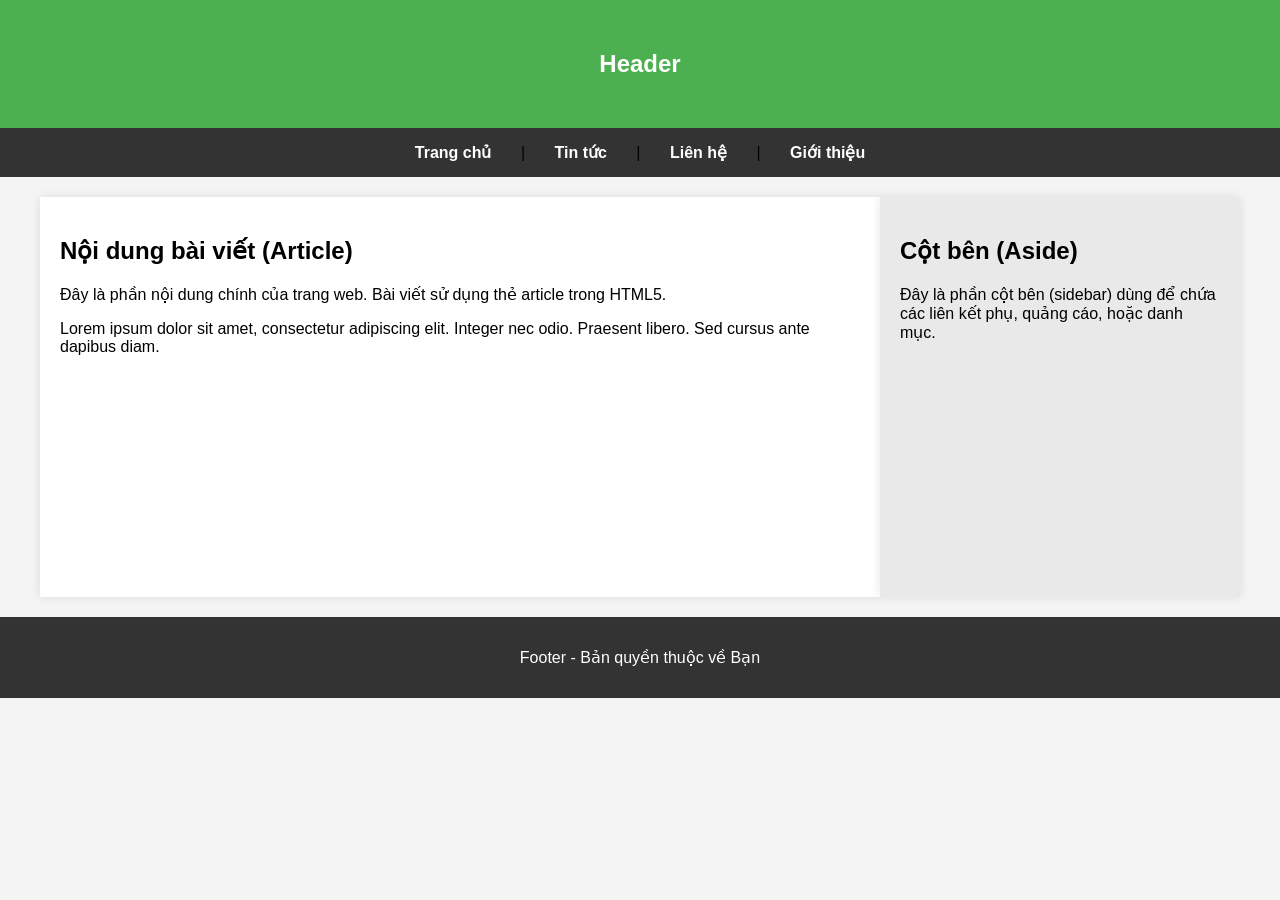
<file: index.html>
<!DOCTYPE html>
<html lang="en">
<head>
    <meta charset="UTF-8">
    <meta name="viewport" content="width=device-width, initial-scale=1.0">
    <title>Tạo layout với HTML5 và CSS</title>
    <link rel="stylesheet" href="styles.css">
</head>
<body>
    <header>
        <h2>Header</h2>
    </header>

    <nav>
        <a href="#">Trang chủ</a> |
        <a href="#">Tin tức</a> |
        <a href="#">Liên hệ</a> |
        <a href="#">Giới thiệu</a>
    </nav>

    <section>
        <article>
            <h2>Nội dung bài viết (Article)</h2>
            <p>Đây là phần nội dung chính của trang web. Bài viết sử dụng thẻ article trong HTML5.</p>
            <p>Lorem ipsum dolor sit amet, consectetur adipiscing elit. Integer nec odio. Praesent libero. Sed cursus ante dapibus diam.</p>
        </article>
        
        <aside>
            <h2>Cột bên (Aside)</h2>
            <p>Đây là phần cột bên (sidebar) dùng để chứa các liên kết phụ, quảng cáo, hoặc danh mục.</p>
        </aside>
    </section>

    <footer>
        <p>Footer - Bản quyền thuộc về Bạn</p>
    </footer>
</body>
</html>
</file>
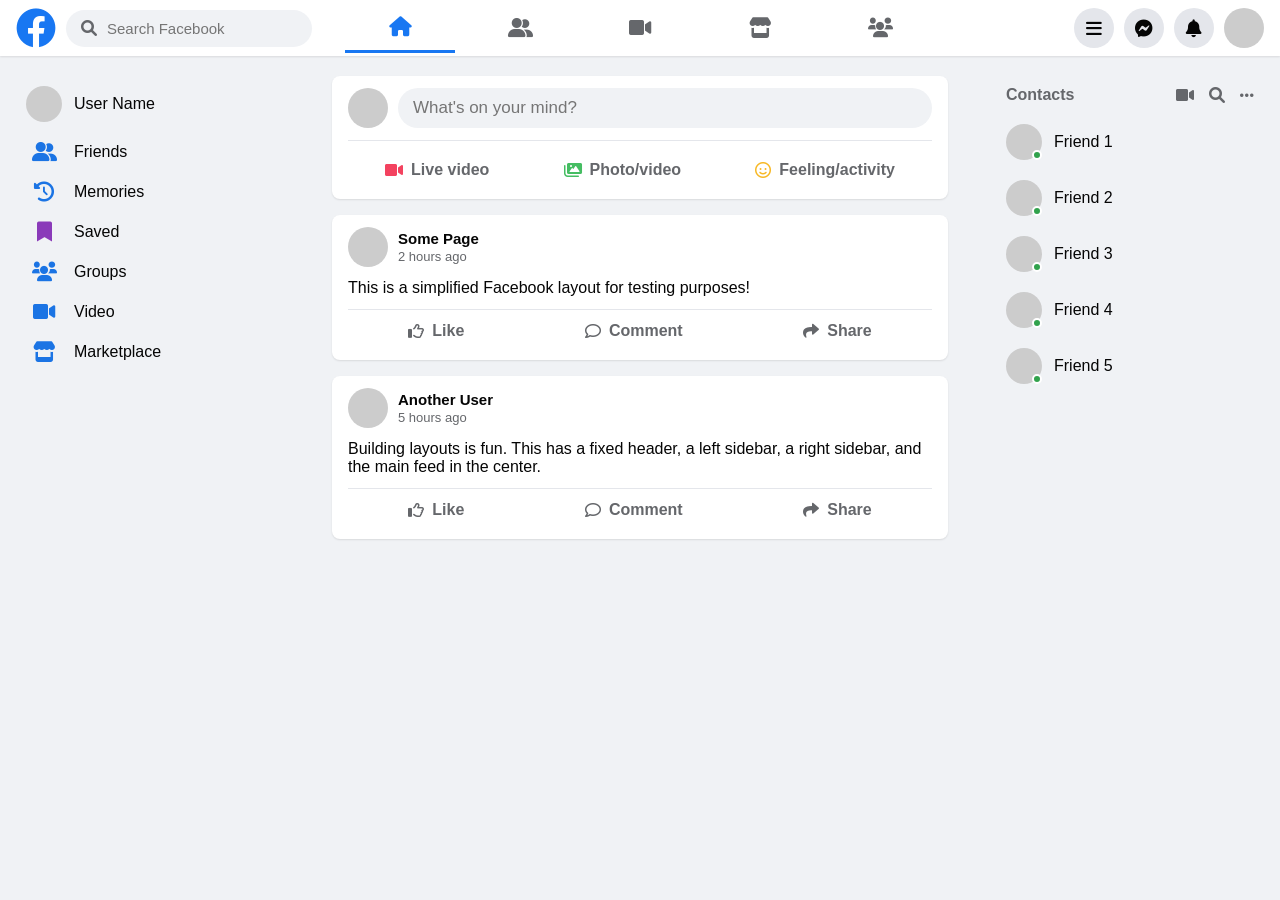
<file: facebook-layout/index.html>
<!DOCTYPE html>
<html lang="en">
<head>
    <meta charset="UTF-8">
    <meta name="viewport" content="width=device-width, initial-scale=1.0">
    <title>Facebook Layout</title>
    <link rel="stylesheet" href="style.css">
    <link href="https://cdnjs.cloudflare.com/ajax/libs/font-awesome/6.0.0/css/all.min.css" rel="stylesheet">
</head>
<body>
    <header class="header">
        <div class="header-left">
            <i class="fab fa-facebook fb-logo"></i>
            <div class="search-bar">
                <i class="fas fa-search"></i>
                <input type="text" placeholder="Search Facebook">
            </div>
        </div>
        <div class="header-center">
            <div class="nav-icon active"><i class="fas fa-home"></i></div>
            <div class="nav-icon"><i class="fas fa-user-friends"></i></div>
            <div class="nav-icon"><i class="fas fa-video"></i></div>
            <div class="nav-icon"><i class="fas fa-store"></i></div>
            <div class="nav-icon"><i class="fas fa-users"></i></div>
        </div>
        <div class="header-right">
            <div class="icon-btn"><i class="fas fa-bars"></i></div>
            <div class="icon-btn"><i class="fab fa-facebook-messenger"></i></div>
            <div class="icon-btn"><i class="fas fa-bell"></i></div>
            <div class="profile-pic"></div>
        </div>
    </header>

    <main class="main-container">
        <!-- Left Sidebar -->
        <aside class="left-sidebar">
            <ul class="sidebar-menu">
                <li><div class="profile-pic small"></div> User Name</li>
                <li><i class="fas fa-user-friends" style="color: #1b74e4;"></i> Friends</li>
                <li><i class="fas fa-history" style="color: #1b74e4;"></i> Memories</li>
                <li><i class="fas fa-bookmark" style="color: #8a3ab9;"></i> Saved</li>
                <li><i class="fas fa-users" style="color: #1b74e4;"></i> Groups</li>
                <li><i class="fas fa-video" style="color: #1b74e4;"></i> Video</li>
                <li><i class="fas fa-store" style="color: #1b74e4;"></i> Marketplace</li>
            </ul>
        </aside>

        <!-- Main Content (Feed) -->
        <div class="feed-content">
            <div class="create-post">
                <div class="post-input-area">
                    <div class="profile-pic"></div>
                    <input type="text" placeholder="What's on your mind?">
                </div>
                <div class="post-actions">
                    <div class="action"><i class="fas fa-video" style="color: #f3425f;"></i> Live video</div>
                    <div class="action"><i class="fas fa-images" style="color: #45bd62;"></i> Photo/video</div>
                    <div class="action"><i class="far fa-smile" style="color: #f7b928;"></i> Feeling/activity</div>
                </div>
            </div>

            <div class="post">
                <div class="post-header">
                    <div class="profile-pic"></div>
                    <div class="post-info">
                        <h4>Some Page</h4>
                        <span>2 hours ago</span>
                    </div>
                </div>
                <div class="post-body">
                    <p>This is a simplified Facebook layout for testing purposes!</p>
                </div>
                <div class="post-footer">
                    <div class="action"><i class="far fa-thumbs-up"></i> Like</div>
                    <div class="action"><i class="far fa-comment"></i> Comment</div>
                    <div class="action"><i class="fas fa-share"></i> Share</div>
                </div>
            </div>
            
            <div class="post">
                <div class="post-header">
                    <div class="profile-pic"></div>
                    <div class="post-info">
                        <h4>Another User</h4>
                        <span>5 hours ago</span>
                    </div>
                </div>
                <div class="post-body">
                    <p>Building layouts is fun. This has a fixed header, a left sidebar, a right sidebar, and the main feed in the center.</p>
                </div>
                <div class="post-footer">
                    <div class="action"><i class="far fa-thumbs-up"></i> Like</div>
                    <div class="action"><i class="far fa-comment"></i> Comment</div>
                    <div class="action"><i class="fas fa-share"></i> Share</div>
                </div>
            </div>
        </div>

        <!-- Right Sidebar -->
        <aside class="right-sidebar">
            <div class="contacts-header">
                <h4>Contacts</h4>
                <div class="contacts-actions">
                    <i class="fas fa-video"></i>
                    <i class="fas fa-search"></i>
                    <i class="fas fa-ellipsis-h"></i>
                </div>
            </div>
            <ul class="contacts-list">
                <li><div class="profile-pic small relative"><div class="online-indicator"></div></div> Friend 1</li>
                <li><div class="profile-pic small relative"><div class="online-indicator"></div></div> Friend 2</li>
                <li><div class="profile-pic small relative"><div class="online-indicator"></div></div> Friend 3</li>
                <li><div class="profile-pic small relative"><div class="online-indicator"></div></div> Friend 4</li>
                <li><div class="profile-pic small relative"><div class="online-indicator"></div></div> Friend 5</li>
            </ul>
        </aside>
    </main>
</body>
</html>
</file>
<file: styles.css>
* {
    box-sizing: border-box;
}

body {
    font-family: Arial, sans-serif;
    margin: 0;
    padding: 0;
    background-color: #f4f4f4;
}

header {
    background-color: #4CAF50;
    color: white;
    text-align: center;
    padding: 30px;
}

nav {
    background-color: #333;
    padding: 15px;
    text-align: center;
}

nav a {
    color: white;
    text-decoration: none;
    padding: 10px 20px;
    margin: 0 5px;
    font-weight: bold;
}

nav a:hover {
    background-color: #555;
    border-radius: 4px;
}

section {
    display: flex;
    flex-wrap: wrap;
    max-width: 1200px;
    margin: 20px auto;
}

article {
    flex: 70%;
    background-color: white;
    padding: 20px;
    min-height: 400px;
    box-shadow: 0 0 10px rgba(0,0,0,0.1);
}

aside {
    flex: 30%;
    background-color: #e9e9e9;
    padding: 20px;
    min-height: 400px;
    box-shadow: 0 0 10px rgba(0,0,0,0.1);
}

footer {
    background-color: #333;
    color: white;
    text-align: center;
    padding: 15px;
    margin-top: 20px;
}

/* Reponsive cho điện thoại */
@media (max-width: 768px) {
    article, aside {
        flex: 100%;
    }
}
</file>
<file: facebook-layout/style.css>
* {
    margin: 0;
    padding: 0;
    box-sizing: border-box;
    font-family: -apple-system, BlinkMacSystemFont, "Segoe UI", Roboto, Helvetica, Arial, sans-serif;
}

body {
    background-color: #f0f2f5;
    color: #050505;
    overflow-y: scroll;
}

/* Header */
.header {
    display: flex;
    justify-content: space-between;
    align-items: center;
    padding: 0 16px;
    height: 56px;
    background-color: #ffffff;
    position: fixed;
    top: 0;
    width: 100%;
    z-index: 100;
    box-shadow: 0 1px 2px rgba(0, 0, 0, 0.1);
}

.header-left {
    display: flex;
    align-items: center;
    gap: 10px;
    width: 300px;
}

.fb-logo {
    color: #1877f2;
    font-size: 40px;
}

.search-bar {
    display: flex;
    align-items: center;
    background-color: #f0f2f5;
    border-radius: 50px;
    padding: 10px 15px;
    gap: 10px;
    color: #65676b;
}

.search-bar input {
    border: none;
    background: transparent;
    outline: none;
    font-size: 15px;
}

.header-center {
    display: flex;
    justify-content: center;
    gap: 10px;
    flex-grow: 1;
}

.nav-icon {
    width: 110px;
    height: 50px;
    display: flex;
    justify-content: center;
    align-items: center;
    cursor: pointer;
    border-radius: 8px;
    font-size: 20px;
    color: #65676b;
}

.nav-icon:hover {
    background-color: #f0f2f5;
}

.nav-icon.active {
    color: #1877f2;
    border-bottom: 3px solid #1877f2;
    border-radius: 0;
}

.header-right {
    display: flex;
    align-items: center;
    gap: 10px;
    width: 300px;
    justify-content: flex-end;
}

.icon-btn {
    width: 40px;
    height: 40px;
    border-radius: 50%;
    background-color: #e4e6eb;
    display: flex;
    justify-content: center;
    align-items: center;
    font-size: 18px;
    cursor: pointer;
}

.icon-btn:hover {
    background-color: #d8dadf;
}

.profile-pic {
    width: 40px;
    height: 40px;
    border-radius: 50%;
    background-color: #ccc;
    cursor: pointer;
}

.profile-pic.small {
    width: 36px;
    height: 36px;
}

/* Main Container */
.main-container {
    display: flex;
    justify-content: space-between;
    padding-top: 76px; /* 56px header + 20px gap */
    max-width: 1920px;
    margin: 0 auto;
}

/* Sidebars */
.left-sidebar, .right-sidebar {
    width: 360px;
    padding: 0 16px;
    position: sticky;
    top: 76px;
    height: calc(100vh - 76px);
    overflow-y: auto;
}

/* Custom Scrollbar for sidebars (hidden but scrollable) */
.left-sidebar::-webkit-scrollbar, .right-sidebar::-webkit-scrollbar {
    width: 8px;
}
.left-sidebar::-webkit-scrollbar-thumb, .right-sidebar::-webkit-scrollbar-thumb {
    background: #cdd0d5;
    border-radius: 4px;
}
.left-sidebar:hover::-webkit-scrollbar-thumb, .right-sidebar:hover::-webkit-scrollbar-thumb {
    visibility: visible;
}

.sidebar-menu {
    list-style: none;
}

.sidebar-menu li {
    display: flex;
    align-items: center;
    gap: 12px;
    padding: 10px;
    border-radius: 8px;
    cursor: pointer;
    font-weight: 500;
}

.sidebar-menu li:hover {
    background-color: #e4e6eb;
}

.sidebar-menu li i {
    font-size: 20px;
    width: 36px;
    text-align: center;
}

/* Feed */
.feed-content {
    flex-grow: 1;
    max-width: 680px;
    display: flex;
    flex-direction: column;
    gap: 16px;
    padding: 0 32px;
}

.create-post, .post {
    background-color: #ffffff;
    border-radius: 8px;
    box-shadow: 0 1px 2px rgba(0, 0, 0, 0.1);
    padding: 12px 16px;
}

.post-input-area {
    display: flex;
    align-items: center;
    gap: 10px;
    border-bottom: 1px solid #e4e6eb;
    padding-bottom: 12px;
    margin-bottom: 12px;
}

.post-input-area input {
    flex-grow: 1;
    border: none;
    background-color: #f0f2f5;
    padding: 10px 15px;
    border-radius: 20px;
    font-size: 17px;
    outline: none;
}

.post-actions {
    display: flex;
    justify-content: space-between;
}

.action {
    display: flex;
    align-items: center;
    gap: 8px;
    padding: 8px;
    border-radius: 8px;
    cursor: pointer;
    flex-grow: 1;
    justify-content: center;
    color: #65676b;
    font-weight: 600;
}

.action:hover {
    background-color: #f0f2f5;
}

/* Post */
.post-header {
    display: flex;
    align-items: center;
    gap: 10px;
    margin-bottom: 12px;
}

.post-info h4 {
    font-size: 15px;
}

.post-info span {
    font-size: 13px;
    color: #65676b;
}

.post-body {
    margin-bottom: 12px;
}

.post-footer {
    display: flex;
    justify-content: space-between;
    border-top: 1px solid #e4e6eb;
    padding-top: 4px;
    margin-top: 12px;
}

/* Right Sidebar Contacts */
.contacts-header {
    display: flex;
    justify-content: space-between;
    align-items: center;
    color: #65676b;
    padding: 10px;
}

.contacts-actions {
    display: flex;
    gap: 15px;
}

.contacts-list {
    list-style: none;
}

.contacts-list li {
    display: flex;
    align-items: center;
    gap: 12px;
    padding: 10px;
    border-radius: 8px;
    cursor: pointer;
    font-weight: 500;
}

.contacts-list li:hover {
    background-color: #e4e6eb;
}

.relative {
    position: relative;
}

.online-indicator {
    width: 10px;
    height: 10px;
    background-color: #31a24c;
    border-radius: 50%;
    position: absolute;
    bottom: 0;
    right: 0;
    border: 2px solid #fff;
}
</file>
